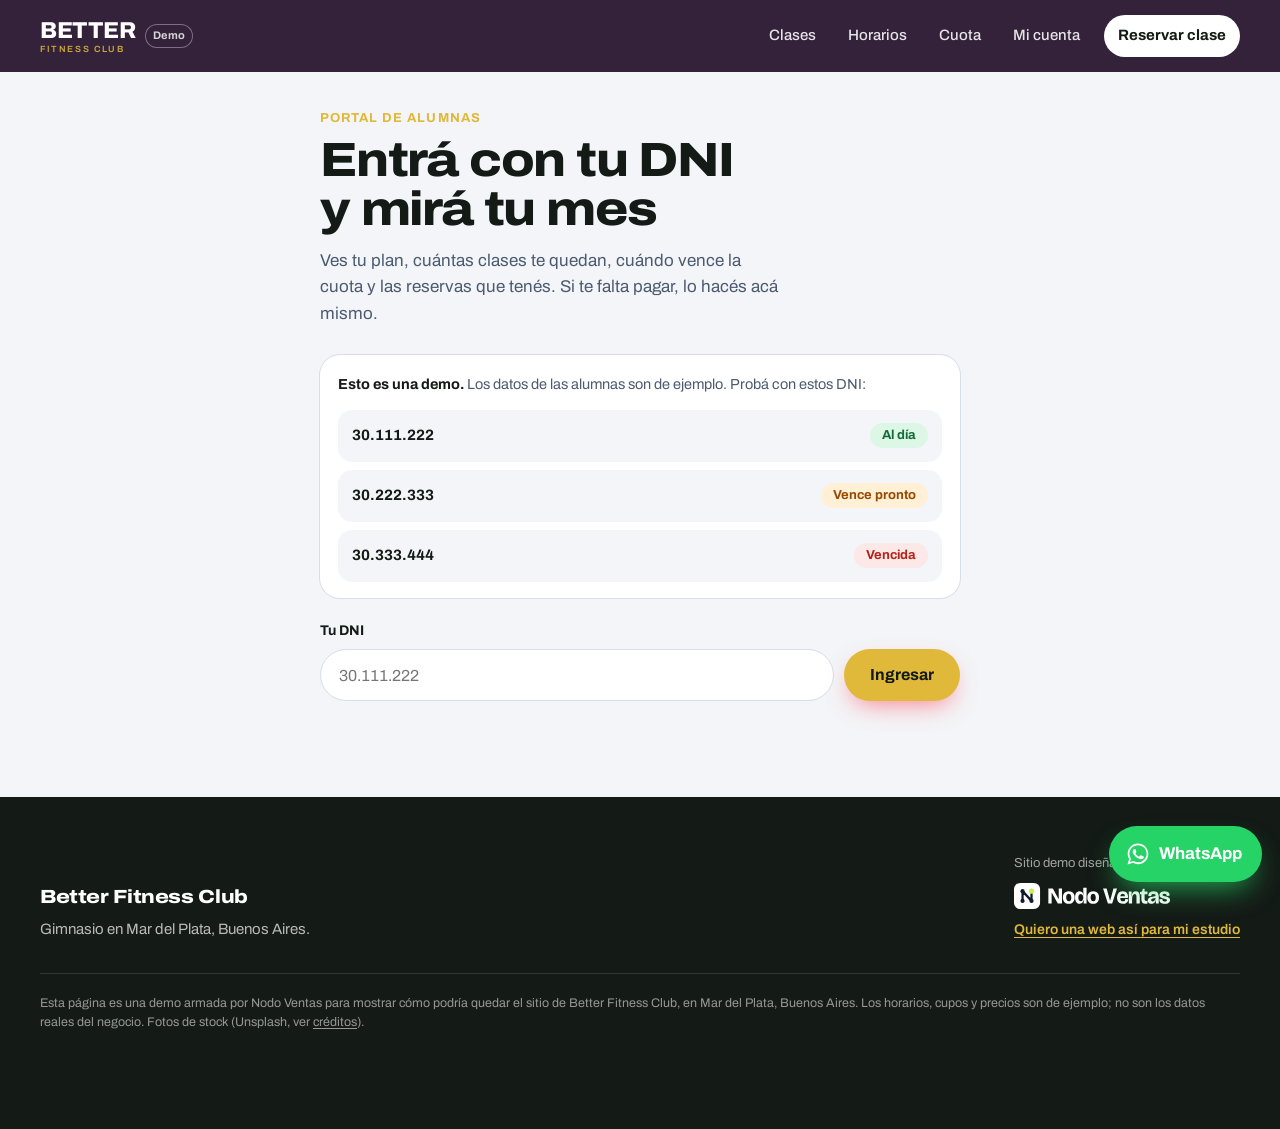
<file: mi-cuenta/index.html>
<!DOCTYPE html>
<html lang="es-AR">
<head>
  <meta charset="utf-8">
  <meta name="viewport" content="width=device-width, initial-scale=1, viewport-fit=cover">
  <title>Portal de alumnas · Better Fitness Club</title>
  <meta name="description" content="Entrá con tu DNI y mirá tu plan, cuántas clases te quedan, cuándo vence la cuota y tus reservas. Sitio demo creado por Nodo Ventas.">
  <meta name="robots" content="noindex, nofollow">
  <meta name="theme-color" content="#141A16">
  <link rel="icon" href="../favicon.svg" type="image/svg+xml">
  <link rel="preconnect" href="https://fonts.googleapis.com">
  <link rel="preconnect" href="https://fonts.gstatic.com" crossorigin>
  <link href="https://fonts.googleapis.com/css2?family=Archivo:wdth,wght@62..125,400..900&display=swap" rel="stylesheet">
  <link rel="stylesheet" href="../styles.css">
  <link rel="stylesheet" href="portal.css">
</head>
<body class="subpage">
  <a class="skip" href="#contenido">Saltar al contenido</a>

  <header class="site-header solid" id="top">
    <div class="wrap header-inner">
      <a class="brand" href="../" aria-label="Better Fitness Club, inicio">
        <span class="brand-wordmark better" aria-hidden="true"><span class="wm-name">Better</span><span class="wm-sub">Fitness Club</span></span>
      </a>
      <a class="demo-tag" href="../oferta/" title="Sitio demo hecho por Nodo Ventas">Demo</a>
      <button class="menu-btn" type="button" aria-expanded="false" aria-controls="nav" aria-label="Abrir menú"><span></span><span></span></button>
      <nav class="nav" id="nav">
        <a href="../#clases">Clases</a>
        <a href="../#horarios">Horarios</a>
        <a href="../#cuota">Cuota</a>
        <a href="./" aria-current="page">Mi cuenta</a>
        <a class="nav-cta" href="../#horarios">Reservar clase</a>
      </nav>
    </div>
  </header>

  <main id="contenido" class="portal">
    <div class="wrap portal-wrap">
      <p class="portal-kicker">Portal de alumnas</p>
      <h1>Entrá con tu DNI y mirá tu mes</h1>
      <p class="portal-lead">Ves tu plan, cuántas clases te quedan, cuándo vence la cuota y las reservas que tenés. Si te falta pagar, lo hacés acá mismo.</p>

      <aside class="demo-banner" aria-label="Datos de la demo">
        <p><strong>Esto es una demo.</strong> Los datos de las alumnas son de ejemplo. Probá con estos DNI:</p>
        <div class="dni-hints">
          <button type="button" class="hint" data-dni="30111222">30.111.222 <span class="badge badge-ok">Al día</span></button>
          <button type="button" class="hint" data-dni="30222333">30.222.333 <span class="badge badge-pend">Vence pronto</span></button>
          <button type="button" class="hint" data-dni="30333444">30.333.444 <span class="badge badge-late">Vencida</span></button>
        </div>
      </aside>

      <form id="login-form" class="dni-form">
        <label for="dni">Tu DNI</label>
        <div class="dni-row">
          <input id="dni" name="dni" inputmode="numeric" autocomplete="off" required placeholder="30.111.222" aria-describedby="dni-error">
          <button class="btn btn-coral" type="submit">Ingresar</button>
        </div>
        <p class="form-error" id="dni-error" hidden>No encontramos ese DNI. En la demo usá uno de los tres de arriba.</p>
      </form>

      <section id="account-panel" class="account portal-account" hidden aria-live="polite"></section>
    </div>
  </main>

  <footer class="site-footer">
    <div class="wrap footer-grid">
      <div class="footer-brand">
        <span class="brand-name">Better Fitness Club</span>
        <p>Gimnasio en Mar del Plata, Buenos Aires.</p>
      </div>
      <div class="made-by">
        <span>Sitio demo diseñado por</span>
        <a href="../oferta/" aria-label="Nodo Ventas, ver la oferta"><img src="../img/nodo/nodo-ventas-logo-blanco.svg" alt="Nodo Ventas" width="150" height="25"></a>
        <a class="made-link" href="../oferta/">Quiero una web así para mi estudio</a>
      </div>
    </div>
    <p class="wrap legal">Esta página es una demo armada por Nodo Ventas para mostrar cómo podría quedar el sitio de Better Fitness Club, en Mar del Plata, Buenos Aires. Los horarios, cupos y precios son de ejemplo; no son los datos reales del negocio. Fotos de stock (Unsplash, ver <a href="../CREDITS.md">créditos</a>).</p>
  </footer>

  <a class="wa-float" href="https://wa.me/5491100000000?text=Hola%21%20Quiero%20reservar%20una%20clase%20de%20prueba" target="_blank" rel="noopener" aria-label="Escribir por WhatsApp">
    <svg viewBox="0 0 32 32" aria-hidden="true"><path fill="currentColor" d="M16 3C9 3 3.3 8.6 3.3 15.6c0 2.4.7 4.7 1.9 6.7L3 29l6.9-2.1c1.9 1 4 1.6 6.1 1.6 7 0 12.7-5.6 12.7-12.6S23 3 16 3zm0 23.2c-1.9 0-3.8-.5-5.4-1.5l-.4-.2-4.1 1.2 1.2-4-.3-.4a10.4 10.4 0 0 1-1.6-5.6C5.4 9.9 10.1 5.3 16 5.3s10.6 4.6 10.6 10.3S21.9 26.2 16 26.2zm5.8-7.7c-.3-.2-1.9-.9-2.2-1-.3-.1-.5-.2-.7.2-.2.3-.8 1-1 1.2-.2.2-.4.2-.7.1-.3-.2-1.3-.5-2.5-1.6-.9-.8-1.6-1.8-1.7-2.1-.2-.3 0-.5.1-.6l.5-.6c.2-.2.2-.3.3-.6.1-.2 0-.4 0-.6l-1-2.4c-.3-.6-.5-.5-.7-.5h-.6c-.2 0-.6.1-.9.4-.3.3-1.2 1.1-1.2 2.7s1.2 3.2 1.4 3.4c.2.2 2.4 3.6 5.8 5 2.9 1.1 3.4.9 4 .8.6-.1 1.9-.8 2.2-1.5.3-.8.3-1.4.2-1.5-.1-.2-.3-.3-.6-.4z"/></svg>
    <span>WhatsApp</span>
  </a>

  <div class="modal" id="modal-pago" hidden>
    <div class="sheet" role="dialog" aria-modal="true" aria-labelledby="pago-titulo">
      <button class="sheet-x" type="button" data-close aria-label="Cerrar">×</button>
      <div id="pago-form">
        <h2 id="pago-titulo">Cuota de noviembre</h2>
        <p class="pay-amount">$18.000</p>
        <p class="class-resume" id="pago-resumen">Plan 8 clases · Better Fitness Club</p>
        <fieldset class="pay-methods">
          <legend>Medio de pago</legend>
          <label><input type="radio" name="pm" checked> Dinero en cuenta de Mercado Pago</label>
          <label><input type="radio" name="pm"> Tarjeta de débito o crédito</label>
        </fieldset>
        <button class="btn btn-mp btn-block" type="button" id="btn-pagar">Pagar $18.000</button>
        <p class="fine-print">Simulación de demo: no se abre un checkout real ni se cobra nada.</p>
      </div>
      <div id="pago-ok" hidden>
        <div class="ok-head">
          <span class="ok-check" aria-hidden="true"><svg viewBox="0 0 24 24"><path d="M5 12.5l4.2 4.2L19 7" fill="none" stroke="currentColor" stroke-width="2.6" stroke-linecap="round" stroke-linejoin="round"/></svg></span>
          <div><h2>Pago aprobado</h2><p class="class-resume">La cuota quedó acreditada en tu cuenta.</p></div>
        </div>
        <button class="btn btn-ink btn-block" type="button" data-close>Volver</button>
      </div>
    </div>
  </div>

  <script src="portal.js"></script>
</body>
</html>
</file>
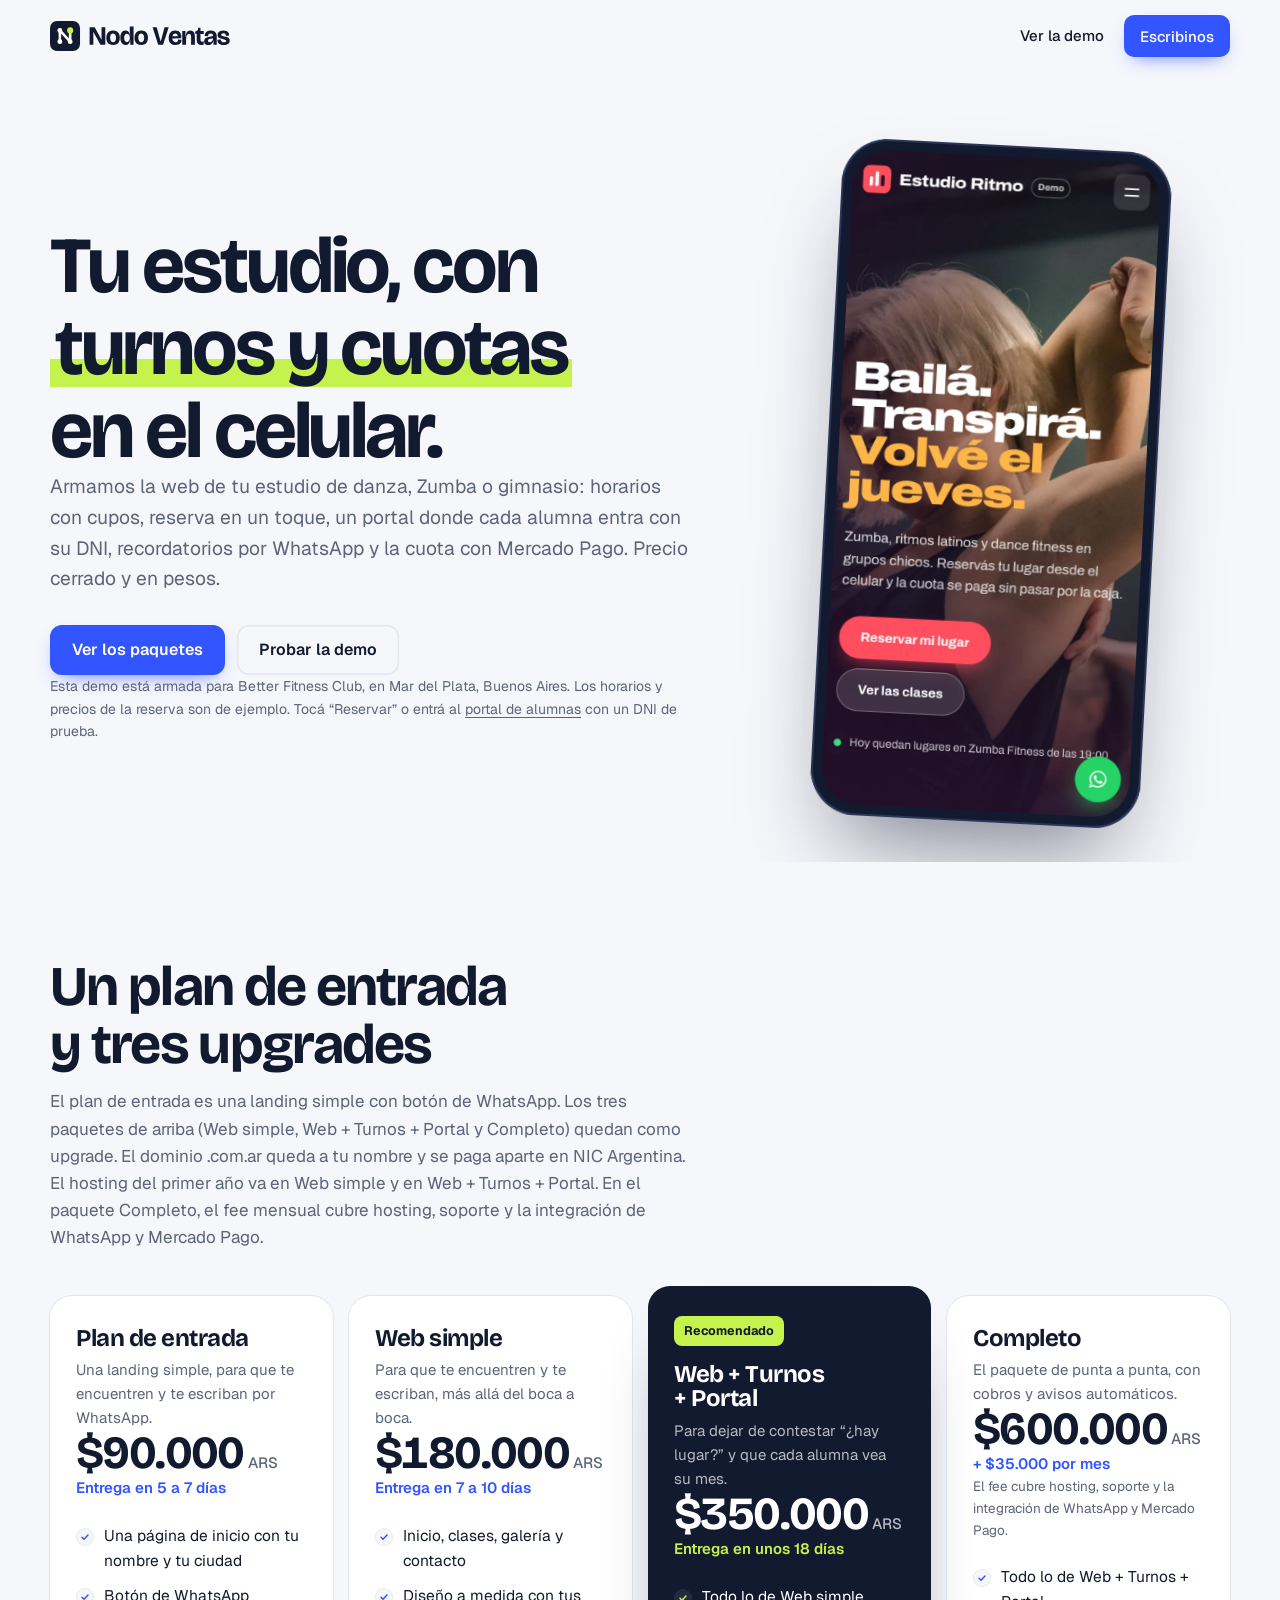
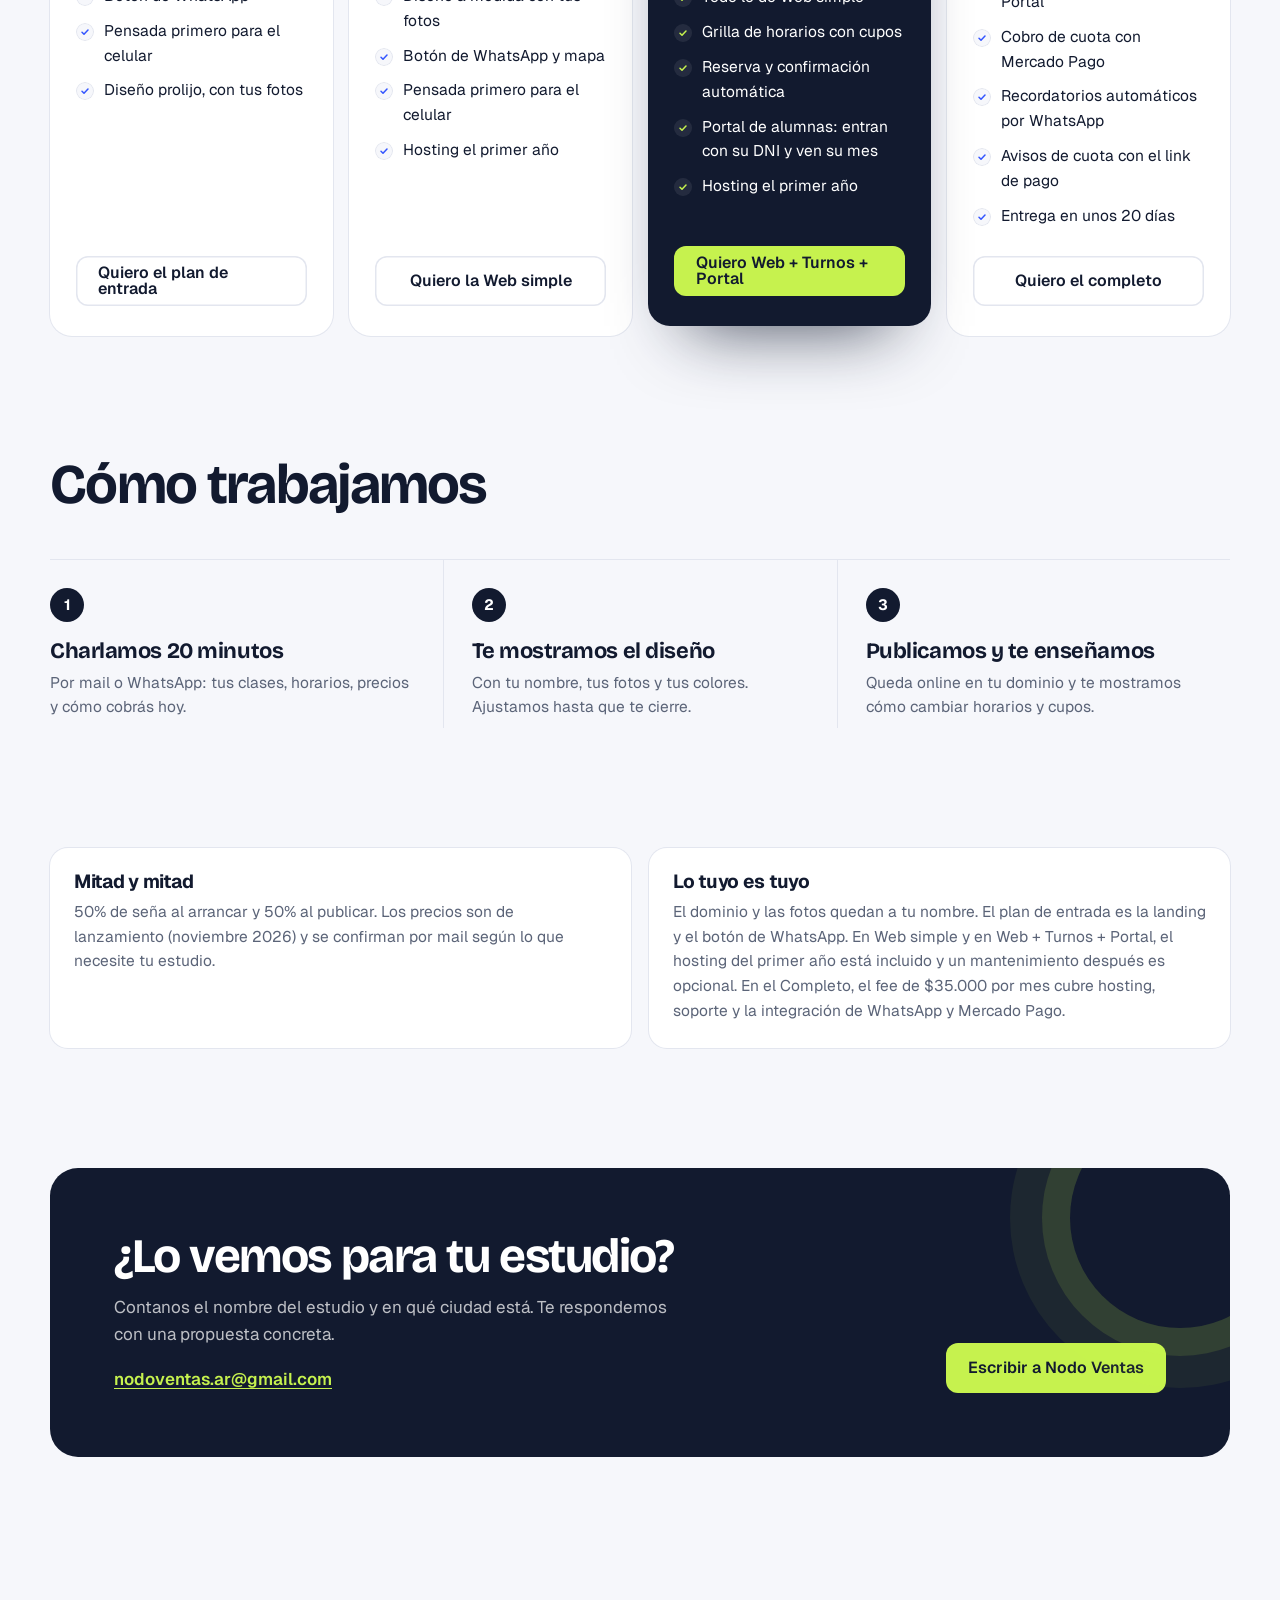
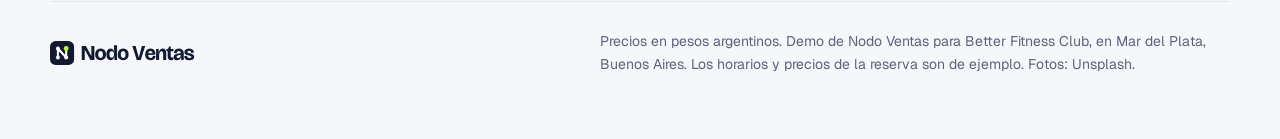
<file: oferta/index.html>
<!DOCTYPE html>
<html lang="es-AR">
<head>
  <meta charset="utf-8">
  <meta name="viewport" content="width=device-width, initial-scale=1">
  <title>Webs con turnos y cobros para estudios · Nodo Ventas</title>
  <meta name="description" content="Nodo Ventas arma webs para estudios de danza, Zumba, yoga, pilates, academias y centros de belleza: landing de entrada, horarios, reserva, portal de alumnas, recordatorios por WhatsApp y cuota con Mercado Pago.">
  <meta name="robots" content="noindex, nofollow">
  <meta name="theme-color" content="#F6F7FB">
  <link rel="icon" href="../img/nodo/favicon.svg" type="image/svg+xml">
  <link rel="preconnect" href="https://fonts.googleapis.com">
  <link rel="preconnect" href="https://fonts.gstatic.com" crossorigin>
  <link href="https://fonts.googleapis.com/css2?family=Bricolage+Grotesque:opsz,wght@12..96,600..800&family=Geist:wght@400..700&display=swap" rel="stylesheet">
  <link rel="stylesheet" href="../nodo.css">
</head>
<body class="nv">
  <header class="nv-header">
    <div class="nv-wrap">
      <a class="nv-logo" href="./"><img src="../img/nodo/nodo-ventas-logo.svg" alt="Nodo Ventas" width="182" height="30"></a>
      <nav class="nv-nav">
        <a class="nv-hide-sm" href="../">Ver la demo</a>
        <a class="nv-btn nv-btn-primary" href="mailto:nodoventas.ar@gmail.com?subject=Quiero%20una%20web%20para%20mi%20estudio">Escribinos</a>
      </nav>
    </div>
  </header>

  <main>
    <section class="nv-hero">
      <div class="nv-wrap">
        <div>
          <h1>Tu estudio, con <span class="nv-mark">turnos y cuotas</span> en el celular.</h1>
          <p class="nv-lead">Armamos la web de tu estudio de danza, Zumba o gimnasio: horarios con cupos, reserva en un toque, un portal donde cada alumna entra con su DNI, recordatorios por WhatsApp y la cuota con Mercado Pago. Precio cerrado y en pesos.</p>
          <div class="nv-cta-row">
            <a class="nv-btn nv-btn-primary" href="#paquetes">Ver los paquetes</a>
            <a class="nv-btn nv-btn-line" href="../">Probar la demo</a>
          </div>
          <p class="nv-note">Esta demo está armada para Better Fitness Club, en Mar del Plata, Buenos Aires. Los horarios y precios de la reserva son de ejemplo. Tocá “Reservar” o entrá al <a href="../mi-cuenta/">portal de alumnas</a> con un DNI de prueba.</p>
        </div>
        <div class="nv-device"><img src="../img/nodo/demo-movil.webp" alt="La demo de Better Fitness Club en un celular" width="390" height="800"></div>
      </div>
    </section>

    <section class="nv-section" id="paquetes">
      <div class="nv-wrap">
        <div class="nv-head">
          <h2>Un plan de entrada y tres upgrades</h2>
          <p>El plan de entrada es una landing simple con botón de WhatsApp. Los tres paquetes de arriba (Web simple, Web + Turnos + Portal y Completo) quedan como upgrade. El dominio .com.ar queda a tu nombre y se paga aparte en NIC Argentina. El hosting del primer año va en Web simple y en Web + Turnos + Portal. En el paquete Completo, el fee mensual cubre hosting, soporte y la integración de WhatsApp y Mercado Pago.</p>
        </div>
        <div class="nv-plans">
          <article class="nv-plan">
            <h3>Plan de entrada</h3>
            <p class="nv-for">Una landing simple, para que te encuentren y te escriban por WhatsApp.</p>
            <p class="nv-price">$90.000<small>ARS</small></p>
            <p class="nv-fee">Entrega en 5 a 7 días</p>
            <ul>
              <li>Una página de inicio con tu nombre y tu ciudad</li>
              <li>Botón de WhatsApp</li>
              <li>Pensada primero para el celular</li>
              <li>Diseño prolijo, con tus fotos</li>
            </ul>
            <a class="nv-btn nv-btn-line" href="mailto:nodoventas.ar@gmail.com?subject=Plan%20de%20entrada">Quiero el plan de entrada</a>
          </article>
          <article class="nv-plan">
            <h3>Web simple</h3>
            <p class="nv-for">Para que te encuentren y te escriban, más allá del boca a boca.</p>
            <p class="nv-price">$180.000<small>ARS</small></p>
            <p class="nv-fee">Entrega en 7 a 10 días</p>
            <ul>
              <li>Inicio, clases, galería y contacto</li>
              <li>Diseño a medida con tus fotos</li>
              <li>Botón de WhatsApp y mapa</li>
              <li>Pensada primero para el celular</li>
              <li>Hosting el primer año</li>
            </ul>
            <a class="nv-btn nv-btn-line" href="mailto:nodoventas.ar@gmail.com?subject=Paquete%20Web%20simple">Quiero la Web simple</a>
          </article>
          <article class="nv-plan nv-featured">
            <span class="nv-flag">Recomendado</span>
            <h3>Web + Turnos + Portal</h3>
            <p class="nv-for">Para dejar de contestar “¿hay lugar?” y que cada alumna vea su mes.</p>
            <p class="nv-price">$350.000<small>ARS</small></p>
            <p class="nv-fee">Entrega en unos 18 días</p>
            <ul>
              <li>Todo lo de Web simple</li>
              <li>Grilla de horarios con cupos</li>
              <li>Reserva y confirmación automática</li>
              <li>Portal de alumnas: entran con su DNI y ven su mes</li>
              <li>Hosting el primer año</li>
            </ul>
            <a class="nv-btn nv-btn-lime" href="mailto:nodoventas.ar@gmail.com?subject=Paquete%20Web%20%2B%20Turnos%20%2B%20Portal">Quiero Web + Turnos + Portal</a>
          </article>
          <article class="nv-plan">
            <h3>Completo</h3>
            <p class="nv-for">El paquete de punta a punta, con cobros y avisos automáticos.</p>
            <p class="nv-price">$600.000<small>ARS</small></p>
            <p class="nv-fee">+ $35.000 por mes</p>
            <p class="nv-fee-note">El fee cubre hosting, soporte y la integración de WhatsApp y Mercado Pago.</p>
            <ul>
              <li>Todo lo de Web + Turnos + Portal</li>
              <li>Cobro de cuota con Mercado Pago</li>
              <li>Recordatorios automáticos por WhatsApp</li>
              <li>Avisos de cuota con el link de pago</li>
              <li>Entrega en unos 20 días</li>
            </ul>
            <a class="nv-btn nv-btn-line" href="mailto:nodoventas.ar@gmail.com?subject=Paquete%20Completo">Quiero el completo</a>
          </article>
        </div>
      </div>
    </section>

    <section class="nv-section" style="padding-top:24px">
      <div class="nv-wrap">
        <div class="nv-head"><h2>Cómo trabajamos</h2></div>
        <div class="nv-steps">
          <div class="nv-step"><h3>Charlamos 20 minutos</h3><p>Por mail o WhatsApp: tus clases, horarios, precios y cómo cobrás hoy.</p></div>
          <div class="nv-step"><h3>Te mostramos el diseño</h3><p>Con tu nombre, tus fotos y tus colores. Ajustamos hasta que te cierre.</p></div>
          <div class="nv-step"><h3>Publicamos y te enseñamos</h3><p>Queda online en tu dominio y te mostramos cómo cambiar horarios y cupos.</p></div>
        </div>
      </div>
    </section>

    <section class="nv-section" style="padding-top:24px">
      <div class="nv-wrap nv-terms">
        <div class="nv-term"><h3>Mitad y mitad</h3><p>50% de seña al arrancar y 50% al publicar. Los precios son de lanzamiento (noviembre 2026) y se confirman por mail según lo que necesite tu estudio.</p></div>
        <div class="nv-term"><h3>Lo tuyo es tuyo</h3><p>El dominio y las fotos quedan a tu nombre. El plan de entrada es la landing y el botón de WhatsApp. En Web simple y en Web + Turnos + Portal, el hosting del primer año está incluido y un mantenimiento después es opcional. En el Completo, el fee de $35.000 por mes cubre hosting, soporte y la integración de WhatsApp y Mercado Pago.</p></div>
      </div>
    </section>

    <section class="nv-section" style="padding-top:24px">
      <div class="nv-wrap">
        <div class="nv-cta">
          <div>
            <h2>¿Lo vemos para tu estudio?</h2>
            <p>Contanos el nombre del estudio y en qué ciudad está. Te respondemos con una propuesta concreta.</p>
            <a class="nv-mail" href="mailto:nodoventas.ar@gmail.com">nodoventas.ar@gmail.com</a>
          </div>
          <a class="nv-btn nv-btn-lime" href="mailto:nodoventas.ar@gmail.com?subject=Quiero%20una%20web%20para%20mi%20estudio">Escribir a Nodo Ventas</a>
        </div>
      </div>
    </section>
  </main>

  <footer class="nv-footer">
    <div class="nv-wrap">
      <img src="../img/nodo/nodo-ventas-logo.svg" alt="Nodo Ventas" width="146" height="24">
      <p class="nv-disclaimer">Precios en pesos argentinos. Demo de Nodo Ventas para Better Fitness Club, en Mar del Plata, Buenos Aires. Los horarios y precios de la reserva son de ejemplo. Fotos: Unsplash.</p>
    </div>
  </footer>
  <script>
    const h = document.querySelector(".nv-header");
    addEventListener("scroll", () => h.classList.toggle("scrolled", scrollY > 8), { passive: true });
  </script>
</body>
</html>
</file>
<file: styles.css>
:root {
  --plum: #141A16;
  --plum-2: #1E2620;
  --coral: #E0B83A;
  --coral-ink: #C9A228;
  --amber: #E0B83A;
  --paper: #FFFFFF;
  --mist: #F3F5F8;
  --ink: #141A16;
  --ink-soft: #4C5A70;
  --line: #D7DEE8;
  --mp: #009EE3;
  --wa: #25D366;
  --font: "Archivo", "Helvetica Neue", Arial, sans-serif;
  --max: 1200px;
  --ease: cubic-bezier(.16, 1, .3, 1);
}
*, *::before, *::after { box-sizing: border-box; }
html { scroll-behavior: smooth; -webkit-text-size-adjust: 100%; }
@media (prefers-reduced-motion: reduce) { html { scroll-behavior: auto; } *, *::before, *::after { animation: none !important; transition: none !important; } }
body { margin: 0; background: var(--paper); color: var(--ink); font-family: var(--font); font-size: 17px; line-height: 1.55; -webkit-font-smoothing: antialiased; font-variation-settings: "wdth" 100; }
::selection { background: var(--coral); color: #fff; }
img { max-width: 100%; display: block; }
a { color: inherit; text-underline-offset: .18em; }
button, input { font: inherit; color: inherit; }
button { cursor: pointer; }
:focus-visible { outline: 3px solid var(--amber); outline-offset: 3px; border-radius: 6px; }
h1, h2, h3 { margin: 0; line-height: 1.02; letter-spacing: -0.025em; font-weight: 800; font-stretch: 112%; font-variation-settings: "wdth" 112; text-wrap: balance; }
p { margin: 0; }
.wrap { width: min(var(--max), calc(100% - 40px)); margin-inline: auto; }
.skip { position: absolute; left: 12px; top: -48px; z-index: 100; background: var(--amber); color: var(--ink); padding: 8px 12px; border-radius: 8px; }
.skip:focus { top: 12px; }

/* header */
.site-header { position: fixed; inset: 0 0 auto; z-index: 40; color: #fff; transition: background .4s var(--ease), box-shadow .4s var(--ease); }
.site-header.solid { background: rgba(36, 16, 43, .92); backdrop-filter: saturate(1.4) blur(14px); box-shadow: 0 1px 0 rgba(255,255,255,.08); }
.header-inner { display: flex; align-items: center; justify-content: space-between; min-height: 72px; gap: 16px; }
.brand { display: inline-flex; align-items: center; gap: 10px; text-decoration: none; }
.brand-mark { width: 34px; height: 34px; }
.brand-name { font-weight: 800; font-size: 19px; letter-spacing: -0.02em; font-variation-settings: "wdth" 118; }
.nav { display: flex; align-items: center; gap: 4px; }
.nav a { text-decoration: none; font-size: 15px; font-weight: 500; padding: 9px 14px; border-radius: 999px; opacity: .88; transition: background .2s, opacity .2s; }
.nav a:hover { opacity: 1; background: rgba(255,255,255,.1); }
.nav .nav-cta { background: #fff; color: var(--plum); font-weight: 700; opacity: 1; margin-left: 6px; }
.nav .nav-cta:hover { background: var(--amber); }
.menu-btn { display: none; width: 44px; height: 44px; border: 0; border-radius: 12px; background: rgba(255,255,255,.12); position: relative; }
.menu-btn span { position: absolute; left: 13px; right: 13px; height: 2px; background: #fff; border-radius: 2px; transition: transform .3s var(--ease); }
.menu-btn span:first-child { top: 17px; } .menu-btn span:last-child { top: 25px; }
.menu-btn[aria-expanded="true"] span:first-child { transform: translateY(4px) rotate(45deg); }
.menu-btn[aria-expanded="true"] span:last-child { transform: translateY(-4px) rotate(-45deg); }
@media (max-width: 860px) {
  .menu-btn { display: block; }
  .nav { position: absolute; top: 72px; left: 12px; right: 12px; flex-direction: column; align-items: stretch; padding: 10px; border-radius: 18px; background: var(--plum); box-shadow: 0 24px 48px rgba(0,0,0,.35); opacity: 0; transform: translateY(-8px); pointer-events: none; transition: opacity .25s var(--ease), transform .25s var(--ease); }
  .nav.open { opacity: 1; transform: none; pointer-events: auto; }
  .nav a { padding: 14px 16px; font-size: 17px; }
  .nav .nav-cta { margin: 6px 0 0; text-align: center; }
}

/* buttons */
.btn { display: inline-flex; align-items: center; justify-content: center; gap: 8px; min-height: 52px; padding: 0 26px; border-radius: 999px; border: 0; font-weight: 700; font-size: 16px; text-decoration: none; transition: transform .2s var(--ease), background .2s, box-shadow .2s; }
.btn:active { transform: scale(.97); }
.btn-coral { background: var(--coral); color: #fff; box-shadow: 0 10px 24px -8px rgba(255,77,94,.7); }
.btn-coral:hover { background: var(--coral-ink); }
.btn-glass { background: rgba(255,255,255,.14); color: #fff; backdrop-filter: blur(8px); box-shadow: inset 0 0 0 1px rgba(255,255,255,.35); }
.btn-glass:hover { background: rgba(255,255,255,.24); }
.btn-ink { background: var(--plum); color: #fff; }
.btn-ink:hover { background: var(--plum-2); }
.btn-mp { background: var(--mp); color: #fff; }
.btn-mp:hover { background: #0088c4; }
.btn-ghost { background: transparent; box-shadow: inset 0 0 0 1.5px var(--line); color: var(--ink); }
.btn-block { width: 100%; }
.btn[disabled] { opacity: .45; cursor: not-allowed; box-shadow: none; }

/* hero */
.hero { position: relative; min-height: 100svh; display: flex; align-items: flex-end; color: #fff; overflow: hidden; background: var(--plum); }
.hero-img { position: absolute; inset: 0; width: 100%; height: 100%; object-fit: cover; object-position: 62% 30%; transform: scale(1.06); animation: settle 1.8s var(--ease) forwards; }
.hero-shade { position: absolute; inset: 0; background: linear-gradient(180deg, rgba(16, 32, 51,.55) 0%, rgba(16, 32, 51,0) 28%, rgba(16, 32, 51,.2) 50%, rgba(16, 32, 51,.94) 100%), linear-gradient(90deg, rgba(16, 32, 51,.7) 0%, rgba(16, 32, 51,0) 65%); }
.hero-inner { position: relative; padding: 96px 0 64px; display: grid; grid-template-columns: 1.15fr minmax(260px, 360px); gap: 40px; align-items: end; width: 100%; }
.hero-video { width: min(100%, 360px); aspect-ratio: 9 / 16; justify-self: end; border-radius: 22px; overflow: hidden; background: #000; box-shadow: 0 28px 60px -18px rgba(0,0,0,.7), 0 0 0 1px rgba(255,255,255,.14); }
.hero-video video { width: 100%; height: 100%; display: block; object-fit: contain; background: #000; }
.hero-copy { min-width: 0; }
.hero-title { font-size: clamp(50px, 9vw, 124px); line-height: .9; letter-spacing: -0.035em; font-weight: 900; font-variation-settings: "wdth" 125; max-width: 11ch; }
.hero-title span { display: inline-block; opacity: 0; transform: translateY(.35em); animation: rise .9s var(--ease) forwards; }
.hero-title span:nth-child(2) { animation-delay: .12s; }
.hero-title span:nth-child(3) { animation-delay: .24s; color: var(--amber); }
.hero-lead { max-width: 46ch; margin-top: 26px; font-size: clamp(17px, 1.6vw, 20px); color: rgba(255,255,255,.86); }
.hero-actions { display: flex; flex-wrap: wrap; gap: 12px; margin-top: 30px; }
.hero-meta { display: flex; align-items: center; gap: 10px; margin-top: 28px; font-size: 14px; color: rgba(255,255,255,.75); }
.live-dot { width: 9px; height: 9px; border-radius: 50%; background: #3BE07A; box-shadow: 0 0 0 0 rgba(59,224,122,.6); animation: pulse 2s infinite; }
@keyframes settle { to { transform: scale(1); } }
@keyframes rise { to { opacity: 1; transform: none; } }
@keyframes pulse { 70% { box-shadow: 0 0 0 10px rgba(59,224,122,0); } 100% { box-shadow: 0 0 0 0 rgba(59,224,122,0); } }

/* sections */
section { scroll-margin-top: 72px; }
.section-head { display: grid; grid-template-columns: 1.1fr 1fr; gap: 24px 64px; align-items: end; margin-bottom: 40px; }
.section-head h2 { font-size: clamp(36px, 5vw, 64px); }
.section-head p { color: var(--ink-soft); max-width: 48ch; }
@media (max-width: 860px) { .section-head { grid-template-columns: 1fr; margin-bottom: 28px; } }

.clases { padding: 104px 0 88px; }
.rail { display: grid; grid-auto-flow: column; grid-auto-columns: minmax(280px, 31%); gap: 18px; overflow-x: auto; scroll-snap-type: x mandatory; padding: 4px max(20px, calc((100% - var(--max)) / 2)) 24px; scroll-padding-inline: max(20px, calc((100% - var(--max)) / 2)); scrollbar-width: thin; scrollbar-color: var(--coral) var(--mist); }
.rail::-webkit-scrollbar { height: 6px; } .rail::-webkit-scrollbar-thumb { background: var(--coral); border-radius: 6px; } .rail::-webkit-scrollbar-track { background: var(--mist); }
@media (max-width: 860px) { .rail { grid-auto-columns: 78%; } }
.class-tile { position: relative; scroll-snap-align: start; border-radius: 22px; overflow: hidden; aspect-ratio: 4 / 5; background: var(--plum); color: #fff; isolation: isolate; }
.class-tile img { position: absolute; inset: 0; width: 100%; height: 100%; object-fit: cover; transition: transform .8s var(--ease); z-index: -1; }
.class-tile::after { content: ""; position: absolute; inset: 0; z-index: -1; background: linear-gradient(180deg, rgba(16, 32, 51,0) 40%, rgba(16, 32, 51,.92) 100%); }
.class-tile:hover img { transform: scale(1.05); }
.tile-copy { position: absolute; inset: auto 0 0; padding: 22px; }
.tile-copy h3 { font-size: 28px; }
.tile-copy p { margin-top: 6px; color: rgba(255,255,255,.85); font-size: 15px; }
.tile-meta { display: inline-block; margin-top: 12px; font-size: 13px; font-weight: 600; color: var(--amber); }

/* horarios */
.horarios { padding: 96px 0; background: var(--mist); }
.days { display: flex; gap: 8px; overflow-x: auto; padding-bottom: 6px; margin-bottom: 22px; scrollbar-width: none; }
.days::-webkit-scrollbar { display: none; }
.day { flex: 0 0 auto; min-width: 82px; padding: 12px 16px; border-radius: 16px; border: 0; background: #fff; color: var(--ink); text-align: left; box-shadow: inset 0 0 0 1px var(--line); transition: background .2s, color .2s; }
.day b { display: block; font-size: 17px; }
.day small { color: var(--ink-soft); font-size: 13px; }
.day[aria-selected="true"] { background: var(--plum); color: #fff; box-shadow: none; }
.day[aria-selected="true"] small { color: rgba(255,255,255,.7); }
.schedule { display: grid; gap: 12px; }
.slot { display: grid; grid-template-columns: 76px 96px 1fr auto; align-items: center; gap: 20px; padding: 14px 16px 14px 20px; border-radius: 20px; background: #fff; box-shadow: 0 1px 2px rgba(16, 32, 51,.06); animation: rise .5s var(--ease) both; opacity: 0; transform: translateY(8px); }
.slot:nth-child(2) { animation-delay: .05s; } .slot:nth-child(3) { animation-delay: .1s; }
.slot-time { font-size: 24px; font-weight: 800; font-variant-numeric: tabular-nums; letter-spacing: -0.02em; }
.slot-time small { display: block; font-size: 13px; font-weight: 500; color: var(--ink-soft); }
.slot img { width: 96px; height: 72px; object-fit: cover; border-radius: 12px; }
.slot h3 { font-size: 20px; letter-spacing: -0.015em; font-variation-settings: "wdth" 105; }
.slot-sub { color: var(--ink-soft); font-size: 14px; margin-top: 2px; }
.spots { display: flex; align-items: center; gap: 10px; margin-top: 8px; font-size: 13px; font-weight: 600; }
.bar { width: 110px; height: 6px; border-radius: 6px; background: var(--line); overflow: hidden; }
.bar i { display: block; height: 100%; background: var(--coral); border-radius: 6px; }
.spots.ok { color: #1F8A4C; } .spots.ok .bar i { background: #2EB866; }
.spots.warn { color: #C2410C; } .spots.warn .bar i { background: var(--amber); }
.spots.full { color: var(--ink-soft); }
.slot .btn { min-height: 46px; padding: 0 20px; font-size: 15px; }
@media (max-width: 720px) {
  .slot { grid-template-columns: 64px 1fr; grid-template-areas: "time info" "btn btn"; gap: 12px 14px; padding: 16px; }
  .slot img { display: none; }
  .slot-time { grid-area: time; font-size: 21px; }
  .slot-info { grid-area: info; }
  .slot .btn { grid-area: btn; width: 100%; }
}

/* cuota */
.cuota { padding: 112px 0; }
.cuota-grid { display: grid; grid-template-columns: 1fr minmax(320px, 440px); gap: 64px; align-items: center; }
.cuota-copy h2, .avisos-copy h2 { font-size: clamp(36px, 5vw, 60px); }
.cuota-copy > p, .avisos-copy > p { margin-top: 18px; color: var(--ink-soft); max-width: 46ch; }
.ticks { list-style: none; padding: 0; margin: 26px 0 0; display: grid; gap: 12px; }
.ticks li { display: flex; gap: 12px; align-items: flex-start; font-weight: 500; }
.ticks li::before { content: ""; flex: 0 0 22px; height: 22px; border-radius: 50%; background: var(--coral) url("data:image/svg+xml,%3Csvg xmlns='http://www.w3.org/2000/svg' viewBox='0 0 24 24'%3E%3Cpath d='M6 12.5l4 4L18 8' fill='none' stroke='white' stroke-width='3' stroke-linecap='round' stroke-linejoin='round'/%3E%3C/svg%3E") center/14px no-repeat; margin-top: 1px; }
.account { background: #fff; border-radius: 28px; padding: 26px; box-shadow: 0 30px 60px -24px rgba(16, 32, 51,.35), 0 0 0 1px var(--line); }
.account-head { display: flex; gap: 14px; align-items: center; padding-bottom: 18px; border-bottom: 1px solid var(--line); }
.account-head strong { display: block; font-size: 18px; } .account-head span { color: var(--ink-soft); font-size: 14px; }
.avatar { width: 48px; height: 48px; border-radius: 50%; display: grid; place-items: center; background: var(--amber); color: var(--plum); font-weight: 800; }
.fee-row { display: flex; justify-content: space-between; align-items: center; padding: 16px 0; border-bottom: 1px solid var(--line); }
.fee-row strong { display: block; } .fee-row span { color: var(--ink-soft); font-size: 14px; }
.badge { font-size: 13px; font-weight: 700; padding: 6px 12px; border-radius: 999px; }
.badge-ok { background: #DDF7E6; color: #136C38; }
.badge-pend { background: #FFF0D6; color: #9A4A00; }
.account .btn-mp { width: 100%; margin-top: 20px; }
.fine-print { font-size: 12.5px; color: var(--ink-soft); margin-top: 12px; }
@media (max-width: 860px) { .cuota-grid { grid-template-columns: 1fr; gap: 40px; } .cuota { padding: 80px 0; } }

/* avisos */
.avisos { padding: 112px 0; background: var(--plum); color: #fff; overflow: hidden; }
.avisos-grid { display: grid; grid-template-columns: minmax(300px, 380px) 1fr; gap: 80px; align-items: center; }
.avisos-copy > p { color: rgba(255,255,255,.78); }
.avisos-copy .btn { margin-top: 28px; background: #fff; color: var(--plum); }
.phone { border-radius: 40px; padding: 10px; background: #0E0711; box-shadow: 0 40px 80px -20px rgba(0,0,0,.6), 0 0 0 1px rgba(255,255,255,.08); transform: rotate(-2deg); }
.phone .wa-top { border-radius: 30px 30px 0 0; }
.phone .wa-body { border-radius: 0 0 30px 30px; min-height: 470px; }
@media (max-width: 860px) { .avisos-grid { grid-template-columns: 1fr; gap: 48px; } .phone { transform: none; max-width: 380px; } .avisos { padding: 80px 0; } }

/* whatsapp look */
.wa-top { display: flex; align-items: center; gap: 10px; padding: 12px 14px; background: #008069; color: #fff; }
.wa-back { font-size: 26px; line-height: 1; opacity: .9; }
.wa-ava { width: 36px; height: 36px; flex: 0 0 36px; } .wa-ava svg { width: 100%; height: 100%; }
.wa-name { display: flex; flex-direction: column; line-height: 1.2; } .wa-name b { font-size: 15px; } .wa-name small { font-size: 12px; opacity: .8; }
.wa-body { background: #EFEAE2; padding: 14px 12px 18px; display: flex; flex-direction: column; gap: 6px; color: #111B21; font-family: -apple-system, "Segoe UI", Roboto, Helvetica, Arial, sans-serif; font-size: 14.5px; line-height: 1.4; }
.wa-day { align-self: center; background: #fff; color: #54656F; font-size: 12px; padding: 4px 10px; border-radius: 8px; margin: 6px 0; box-shadow: 0 1px 1px rgba(0,0,0,.08); }
.bubble { max-width: 86%; padding: 7px 9px 6px; border-radius: 10px; box-shadow: 0 1px 1px rgba(0,0,0,.12); position: relative; }
.bubble.in { align-self: flex-start; background: #fff; border-top-left-radius: 2px; }
.bubble.out { align-self: flex-end; background: #D9FDD3; border-top-right-radius: 2px; }
.bubble time { display: block; text-align: right; font-size: 11px; color: #667781; margin-top: 2px; }
.ticks-blue { color: #53BDEB; letter-spacing: -3px; margin-left: 2px; }
.wa-link { color: #027EB5; text-decoration: underline; }

/* sala */
.sala { position: relative; min-height: 70vh; display: flex; align-items: flex-end; color: #fff; }
.sala img { position: absolute; inset: 0; width: 100%; height: 100%; object-fit: cover; }
.sala::before { content: ""; position: absolute; inset: 0; z-index: 1; background: linear-gradient(0deg, rgba(16, 32, 51,.85), rgba(16, 32, 51,0) 60%); }
.sala-copy { position: relative; z-index: 2; padding-bottom: 56px; }
.sala-copy h2 { font-size: clamp(30px, 4.4vw, 56px); max-width: 18ch; }

/* faq */
.faq { padding: 112px 0; }
.faq-grid { display: grid; grid-template-columns: 1fr 1.3fr; gap: 64px; }
.faq h2 { font-size: clamp(34px, 4.5vw, 56px); }
details { border-bottom: 1px solid var(--line); padding: 20px 0; }
summary { cursor: pointer; font-weight: 700; font-size: 19px; list-style: none; display: flex; justify-content: space-between; gap: 16px; }
summary::-webkit-details-marker { display: none; }
summary::after { content: "+"; font-weight: 400; font-size: 26px; line-height: 1; color: var(--coral); transition: transform .3s var(--ease); }
details[open] summary::after { transform: rotate(45deg); }
details p { margin-top: 10px; color: var(--ink-soft); max-width: 60ch; }
@media (max-width: 860px) { .faq-grid { grid-template-columns: 1fr; gap: 24px; } .faq { padding: 80px 0; } }

/* footer */
.site-footer { background: var(--plum); color: #fff; padding: 56px 0 96px; }
.footer-grid { display: flex; flex-wrap: wrap; justify-content: space-between; gap: 32px; align-items: flex-end; padding-bottom: 32px; border-bottom: 1px solid rgba(255,255,255,.12); }
.footer-brand p { color: rgba(255,255,255,.7); margin-top: 6px; font-size: 15px; }
.made-by { display: grid; gap: 10px; justify-items: start; }
.made-by > span { font-size: 13px; color: rgba(255,255,255,.6); }
.made-by img { height: 26px; width: auto; }
.made-link { font-size: 14px; font-weight: 600; color: var(--amber); }
.legal { font-size: 12.5px; color: rgba(255,255,255,.55); margin-top: 20px; }

/* floating */
.wa-float { position: fixed; right: 18px; bottom: 18px; z-index: 50; display: inline-flex; align-items: center; gap: 8px; height: 56px; padding: 0 20px 0 16px; border-radius: 999px; background: var(--wa); color: #fff; font-weight: 700; text-decoration: none; box-shadow: 0 14px 30px -10px rgba(37,211,102,.8); transition: transform .2s var(--ease); }
.wa-float:hover { transform: translateY(-2px); }
.wa-float svg { width: 26px; height: 26px; }
.demo-chip { position: fixed; left: 14px; bottom: 18px; z-index: 50; font-size: 12px; font-weight: 600; text-decoration: none; padding: 7px 12px; border-radius: 999px; background: rgba(16, 32, 51,.78); color: rgba(255,255,255,.9); backdrop-filter: blur(8px); box-shadow: inset 0 0 0 1px rgba(255,255,255,.18); }
@media (max-width: 520px) { .wa-float span { display: none; } .wa-float { padding: 0; width: 56px; justify-content: center; } }

/* modal */
.modal { position: fixed; inset: 0; z-index: 80; display: grid; place-items: end center; background: rgba(20,8,24,.55); backdrop-filter: blur(4px); padding: 0; }
@media (min-width: 640px) { .modal { place-items: center; padding: 24px; } }
.modal[hidden] { display: none; }
.sheet { position: relative; width: min(460px, 100%); max-height: 92svh; overflow: auto; background: #fff; color: var(--ink); border-radius: 26px 26px 0 0; padding: 30px 24px 26px; animation: sheet .45s var(--ease); }
@media (min-width: 640px) { .sheet { border-radius: 26px; } }
@keyframes sheet { from { transform: translateY(40px); opacity: 0; } }
.sheet h2 { font-size: 28px; }
.sheet-x { position: absolute; right: 14px; top: 14px; width: 38px; height: 38px; border-radius: 50%; border: 0; background: var(--mist); font-size: 22px; line-height: 1; }
.class-resume { color: var(--ink-soft); margin-top: 6px; }
.sheet label { display: block; font-weight: 600; font-size: 14px; margin: 18px 0 6px; }
.sheet input:not([type="radio"]) { width: 100%; height: 52px; border-radius: 14px; border: 1.5px solid var(--line); padding: 0 16px; font-size: 16px; background: #fff; }
.sheet input:focus { outline: none; border-color: var(--coral); box-shadow: 0 0 0 4px rgba(255,77,94,.15); }
.sheet .btn-block { margin-top: 22px; }
.ok-head { display: flex; gap: 14px; align-items: center; }
.ok-check { width: 52px; height: 52px; flex: 0 0 52px; border-radius: 50%; background: #2EB866; color: #fff; display: grid; place-items: center; animation: pop .5s var(--ease); }
.ok-check svg { width: 28px; height: 28px; }
@keyframes pop { from { transform: scale(.4); opacity: 0; } }
.wa-label { margin: 22px 0 8px; font-size: 13px; font-weight: 600; color: var(--ink-soft); }
.wa-mini { border-radius: 18px; overflow: hidden; box-shadow: 0 0 0 1px var(--line); }
.wa-mini .wa-body { min-height: 0; }
.wa-mini .bubble { animation: rise .5s .25s var(--ease) both; opacity: 0; transform: translateY(8px); }
.pay-amount { font-size: 44px; font-weight: 800; letter-spacing: -0.03em; margin-top: 10px; font-variant-numeric: tabular-nums; }
.pay-methods { border: 0; padding: 0; margin: 18px 0 0; display: grid; gap: 8px; }
.pay-methods legend { font-weight: 600; font-size: 14px; margin-bottom: 8px; }
.pay-methods label { margin: 0; display: flex; gap: 10px; align-items: center; padding: 14px; border-radius: 14px; box-shadow: inset 0 0 0 1.5px var(--line); font-weight: 500; }
.pay-methods label:has(input:checked) { box-shadow: inset 0 0 0 2px var(--mp); }
.pay-methods input { accent-color: var(--mp); }
.btn.loading { pointer-events: none; opacity: .8; }
.btn.loading::after { content: ""; width: 16px; height: 16px; border-radius: 50%; border: 2px solid rgba(255,255,255,.5); border-top-color: #fff; animation: spin .7s linear infinite; }
@keyframes spin { to { transform: rotate(360deg); } }

.demo-tag { margin-right: auto; margin-left: -6px; font-size: 11px; font-weight: 700; letter-spacing: .02em; text-decoration: none; padding: 3px 8px; border-radius: 999px; color: rgba(255,255,255,.8); box-shadow: inset 0 0 0 1px rgba(255,255,255,.35); }
.demo-tag:hover { color: #fff; box-shadow: inset 0 0 0 1px #fff; }
@media (max-width: 900px) {
  .hero { min-height: 0; align-items: stretch; overflow: hidden; }
  .hero-inner { grid-template-columns: 1fr; justify-items: center; padding: 88px 0 48px; gap: 28px; }
  .hero-video { width: min(100%, calc(68svh * 9 / 16), 380px); justify-self: center; }
  .hero-copy { width: 100%; }
}
@media (max-width: 600px) { .hero-img { object-position: 58% 18%; } }

.hero-inner.no-video { grid-template-columns: minmax(0, 34rem); }
@media (max-width: 860px) { .hero-inner.no-video { grid-template-columns: 1fr; } }

.brand-logo { display: block; height: 44px; width: auto; max-width: 200px; object-fit: contain; }
.brand-logo.round { height: 48px; width: 48px; max-width: 48px; border-radius: 50%; background: #fff; object-fit: cover; box-shadow: 0 0 0 1px rgba(255,255,255,.18); }
.brand-wordmark { display: flex; flex-direction: column; justify-content: center; line-height: 1; color: #fff; text-decoration: none; }
.brand-wordmark .wm-name { font-weight: 600; font-size: 22px; letter-spacing: 0.01em; }
.brand-wordmark .wm-sub { font-size: 9px; font-weight: 600; letter-spacing: 0.16em; text-transform: uppercase; opacity: .88; margin-top: 3px; }
.brand-wordmark.better .wm-name { font-weight: 800; font-size: 23px; letter-spacing: -0.02em; text-transform: uppercase; }
.brand-wordmark.better .wm-sub { letter-spacing: 0.18em; color: var(--coral); }
.brand-wordmark.flamini .wm-name { font-weight: 500; font-size: 20px; letter-spacing: 0.02em; }
@media (max-width: 720px) {
  .brand-logo { height: 38px; max-width: 150px; }
  .brand-wordmark .wm-name { font-size: 18px; }
}

.btn-coral { color: #141A16; }
.btn-coral:hover { color: #141A16; }
</file>
<file: mi-cuenta/portal.css>
/* Portal de alumnas — misma base visual que la demo Better Fitness Club */
body.subpage { background: var(--mist); padding-top: 72px; }
body.subpage .site-header { background: rgba(36, 16, 43, .92); backdrop-filter: saturate(1.4) blur(14px); box-shadow: 0 1px 0 rgba(255,255,255,.08); }

.portal { padding: 36px 0 96px; }
.portal-wrap { max-width: 640px; }
.portal-kicker { font-size: 13px; font-weight: 700; letter-spacing: .08em; text-transform: uppercase; color: var(--coral); }
.portal h1 { font-size: clamp(32px, 7vw, 48px); margin-top: 8px; }
.portal-lead { margin-top: 14px; color: var(--ink-soft); max-width: 46ch; }

.demo-banner { margin-top: 28px; background: #fff; border-radius: 20px; padding: 18px 18px 16px; box-shadow: 0 0 0 1px var(--line); }
.demo-banner p { font-size: 14.5px; color: var(--ink-soft); }
.demo-banner strong { color: var(--ink); }
.dni-hints { display: grid; gap: 8px; margin-top: 14px; }
.hint { display: flex; align-items: center; justify-content: space-between; gap: 12px; width: 100%; min-height: 52px; padding: 0 14px; border: 0; border-radius: 14px; background: var(--mist); font: 700 15px/1 var(--font); color: var(--ink); font-variant-numeric: tabular-nums; text-align: left; box-shadow: inset 0 0 0 1.5px transparent; transition: background .2s, box-shadow .2s; }
.hint:hover, .hint:focus-visible { background: #fff; box-shadow: inset 0 0 0 1.5px var(--coral); }
.hint .badge { flex: 0 0 auto; }

.badge-late { background: #FDE8E8; color: #B42318; }

.dni-form { margin-top: 22px; }
.dni-form label { display: block; font-weight: 700; font-size: 14px; margin-bottom: 8px; }
.dni-row { display: grid; grid-template-columns: 1fr auto; gap: 10px; }
.dni-form input { width: 100%; height: 52px; border-radius: 999px; border: 1.5px solid var(--line); padding: 0 18px; font-size: 16px; background: #fff; font-variant-numeric: tabular-nums; }
.dni-form input:focus { outline: none; border-color: var(--coral); box-shadow: 0 0 0 4px rgba(255,77,94,.15); }
.form-error { margin-top: 10px; font-size: 14px; font-weight: 600; color: #B42318; }
@media (max-width: 520px) { .dni-row { grid-template-columns: 1fr; } }

.portal-account { margin-top: 22px; }
.portal-account .account-head { align-items: flex-start; }
.account-actions { margin-left: auto; align-self: start; }
.btn-text { border: 0; background: none; color: var(--ink-soft); font: 600 12px/1 var(--font); padding: 6px 0; white-space: nowrap; }
.btn-text:hover { color: var(--ink); text-decoration: underline; text-underline-offset: .18em; }

.stat { padding: 18px 0; border-bottom: 1px solid var(--line); }
.stat-label { font-size: 13px; font-weight: 600; color: var(--ink-soft); }
.stat-value { margin-top: 4px; font-size: 22px; font-weight: 800; letter-spacing: -0.03em; }
.stat-value b { color: var(--coral); }
.meter { margin-top: 12px; height: 8px; border-radius: 8px; background: var(--line); overflow: hidden; }
.meter i { display: block; height: 100%; background: var(--coral); border-radius: 8px; }

.portal-account .fee-row { padding: 18px 0; }
.fee-note { display: block; font-size: 13px; color: var(--ink-soft); font-weight: 500; margin-top: 2px; }

.reservas { padding: 18px 0 8px; }
.reservas h2 { font-size: 16px; letter-spacing: 0; font-stretch: 100%; font-variation-settings: "wdth" 100; }
.reservas ul { list-style: none; padding: 0; margin: 12px 0 0; display: grid; gap: 8px; }
.reservas li { display: grid; grid-template-columns: 92px 1fr; gap: 12px; align-items: center; padding: 12px 14px; border-radius: 14px; background: var(--mist); }
.reservas .when { font-weight: 800; font-size: 14px; letter-spacing: -0.02em; }
.reservas .when small { display: block; font-weight: 600; color: var(--ink-soft); font-size: 12px; }
.reservas .what { font-weight: 700; font-size: 15px; }
.reservas .what small { display: block; font-weight: 500; color: var(--ink-soft); font-size: 13px; }
.empty { color: var(--ink-soft); font-size: 14.5px; margin-top: 8px; }

body.logged-in .dni-form { display: none; }

body.logged-in .portal { padding-top: 20px; padding-bottom: 72px; }
body.logged-in .portal-lead { display: none; }
body.logged-in .portal h1 { font-size: clamp(26px, 6vw, 34px); }
body.logged-in .demo-banner { padding: 12px 14px; margin-top: 16px; }
body.logged-in .demo-banner p { font-size: 13px; }
body.logged-in .dni-hints { gap: 6px; }
body.logged-in .hint { min-height: 44px; font-size: 14px; }
body.logged-in .portal-account { margin-top: 16px; }

.portal-account .account-head span { white-space: nowrap; }
</file>
<file: nodo.css>
/* Nodo Ventas — sistema visual (oferta) */
:root {
  --nv-ink: #121A2F;
  --nv-ink-2: #1D2742;
  --nv-cobalt: #3355FF;
  --nv-cobalt-ink: #2443E0;
  --nv-lime: #C6F24E;
  --nv-paper: #F6F7FB;
  --nv-white: #FFFFFF;
  --nv-slate: #5B6478;
  --nv-line: #E3E6EF;
  --nv-display: "Bricolage Grotesque", "Helvetica Neue", Arial, sans-serif;
  --nv-body: "Geist", "Helvetica Neue", Arial, sans-serif;
  --nv-max: 1180px;
  --nv-ease: cubic-bezier(.16, 1, .3, 1);
}
*, *::before, *::after { box-sizing: border-box; }
html { scroll-behavior: smooth; -webkit-text-size-adjust: 100%; }
@media (prefers-reduced-motion: reduce) { html { scroll-behavior: auto; } *, *::before, *::after { animation: none !important; transition: none !important; } }
body.nv { margin: 0; background: var(--nv-paper); color: var(--nv-ink); font-family: var(--nv-body); font-size: 17px; line-height: 1.6; -webkit-font-smoothing: antialiased; }
.nv ::selection { background: var(--nv-lime); color: var(--nv-ink); }
.nv img { max-width: 100%; display: block; }
.nv a { color: inherit; text-underline-offset: .2em; }
.nv :focus-visible { outline: 3px solid var(--nv-cobalt); outline-offset: 3px; border-radius: 6px; }
.nv h1, .nv h2, .nv h3 { font-family: var(--nv-display); margin: 0; line-height: 1.04; letter-spacing: -0.03em; font-weight: 700; text-wrap: balance; }
.nv p { margin: 0; }
.nv-wrap { width: min(var(--nv-max), calc(100% - 40px)); margin-inline: auto; }

.nv-header { position: sticky; top: 0; z-index: 30; background: rgba(246,247,251,.86); backdrop-filter: saturate(1.5) blur(12px); border-bottom: 1px solid transparent; transition: border-color .3s; }
.nv-header.scrolled { border-bottom-color: var(--nv-line); }
.nv-header .nv-wrap { display: flex; align-items: center; justify-content: space-between; min-height: 72px; gap: 16px; }
.nv-logo img { height: 30px; width: auto; }
.nv-nav { display: flex; gap: 6px; align-items: center; }
.nv-nav a { text-decoration: none; font-size: 15px; font-weight: 500; padding: 9px 14px; border-radius: 10px; }
.nv-nav a:hover { background: rgba(18,26,47,.06); }
@media (max-width: 560px) { .nv-nav .nv-hide-sm { display: none; } .nv-logo img { height: 26px; } }

.nv-btn { display: inline-flex; align-items: center; justify-content: center; gap: 8px; min-height: 50px; padding: 0 22px; border-radius: 12px; border: 0; font: 600 16px/1 var(--nv-body); text-decoration: none; cursor: pointer; transition: background .2s, transform .2s var(--nv-ease), box-shadow .2s; }
.nv-btn:active { transform: scale(.98); }
.nv-nav .nv-btn { min-height: 42px; padding: 0 16px; font-size: 15px; }
.nv-btn-primary { background: var(--nv-cobalt); color: #fff !important; box-shadow: 0 8px 20px -10px rgba(51,85,255,.9); }
.nv-btn-primary:hover { background: var(--nv-cobalt-ink) !important; }
.nv .nv-btn-ink { background: var(--nv-ink); color: #fff; }
.nv-btn-ink:hover { background: var(--nv-ink-2); }
.nv .nv-btn-line { background: transparent; box-shadow: inset 0 0 0 1.5px var(--nv-line); color: var(--nv-ink); }
.nv-btn-line:hover { box-shadow: inset 0 0 0 1.5px var(--nv-ink); }
.nv .nv-btn-lime { background: var(--nv-lime); color: var(--nv-ink); }
.nv-btn-lime:hover { background: #B6E636; }

.nv-hero { padding: 72px 0 40px; overflow: hidden; }
.nv-hero .nv-wrap { display: grid; grid-template-columns: 1.15fr .85fr; gap: 56px; align-items: center; }
.nv-hero h1 { font-size: clamp(42px, 6.2vw, 80px); letter-spacing: -0.04em; }
.nv-hero h1 .nv-mark { background: linear-gradient(transparent 62%, var(--nv-lime) 62%, var(--nv-lime) 92%, transparent 92%); padding: 0 .06em; }
.nv-lead { margin-top: 22px; font-size: clamp(17px, 1.5vw, 20px); color: var(--nv-slate); max-width: 50ch; }
.nv-cta-row { display: flex; flex-wrap: wrap; gap: 12px; margin-top: 30px; }
.nv-note { margin-top: 18px; font-size: 14px; color: var(--nv-slate); }
.nv-device { position: relative; justify-self: center; width: min(330px, 80vw); aspect-ratio: 390 / 800; border-radius: 46px; padding: 11px; background: var(--nv-ink); box-shadow: 0 50px 90px -30px rgba(18,26,47,.55), inset 0 0 0 2px #2A3557; transform: rotate(3deg); animation: nv-float 1.2s var(--nv-ease) both; }
.nv-device img { width: 100%; height: 100%; object-fit: cover; object-position: top; border-radius: 36px; }
.nv-device-wide { width: min(560px, 100%); aspect-ratio: 1280 / 820; border-radius: 18px; padding: 8px; transform: rotate(-1.5deg); }
.nv-device-wide img { border-radius: 12px; }
@keyframes nv-float { from { opacity: 0; transform: translateY(40px) rotate(6deg); } }
@media (max-width: 900px) { .nv-hero .nv-wrap { grid-template-columns: 1fr; } .nv-device { transform: rotate(2deg); width: min(280px, 72vw); } .nv-device-wide { width: 100%; } }

.nv-section { padding: 96px 0; }
.nv-head { max-width: 760px; margin-bottom: 44px; }
.nv-head h2 { font-size: clamp(34px, 4.6vw, 56px); }
.nv-head p { margin-top: 14px; color: var(--nv-slate); max-width: 58ch; }

.nv-plans { display: grid; grid-template-columns: repeat(4, 1fr); gap: 16px; align-items: stretch; }
@media (max-width: 1200px) { .nv-plans { grid-template-columns: repeat(2, 1fr); } }
.nv-plan { display: flex; flex-direction: column; background: var(--nv-white); border-radius: 22px; padding: 30px 26px; box-shadow: 0 0 0 1px var(--nv-line); }
.nv-plan h3 { font-size: 24px; letter-spacing: -0.02em; }
.nv-plan .nv-for { margin-top: 8px; color: var(--nv-slate); font-size: 15px; min-height: 3.2em; }
.nv-price { margin-top: 22px; font-family: var(--nv-display); font-size: 46px; font-weight: 700; letter-spacing: -0.035em; font-variant-numeric: tabular-nums; line-height: 1; }
.nv-price small { font-family: var(--nv-body); font-size: 15px; font-weight: 500; letter-spacing: 0; color: var(--nv-slate); margin-left: 4px; }
.nv-fee { margin-top: 8px; font-size: 15px; font-weight: 600; color: var(--nv-cobalt); }
.nv-fee-note { margin-top: 8px; font-size: 13.5px; color: var(--nv-slate); max-width: 36ch; }
.nv-featured .nv-fee-note { color: rgba(255,255,255,.7); }
.nv-plan ul { list-style: none; padding: 0; margin: 24px 0 28px; display: grid; gap: 10px; font-size: 15.5px; }
.nv-plan li { display: flex; gap: 10px; align-items: flex-start; }
.nv-plan li::before { content: ""; flex: 0 0 18px; height: 18px; margin-top: 4px; border-radius: 50%; background: var(--nv-paper) url("data:image/svg+xml,%3Csvg xmlns='http://www.w3.org/2000/svg' viewBox='0 0 24 24'%3E%3Cpath d='M6 12.5l4 4L18 8' fill='none' stroke='%233355FF' stroke-width='3' stroke-linecap='round' stroke-linejoin='round'/%3E%3C/svg%3E") center/12px no-repeat; box-shadow: inset 0 0 0 1px var(--nv-line); }
.nv-plan .nv-btn { margin-top: auto; width: 100%; }
.nv-plan.nv-featured { background: var(--nv-ink); color: #fff; box-shadow: 0 40px 70px -40px rgba(18,26,47,.8); transform: translateY(-10px); }
.nv-featured .nv-for, .nv-featured .nv-price small { color: rgba(255,255,255,.7); }
.nv-featured .nv-fee { color: var(--nv-lime); }
.nv-featured li::before { background-color: rgba(255,255,255,.08); box-shadow: none; background-image: url("data:image/svg+xml,%3Csvg xmlns='http://www.w3.org/2000/svg' viewBox='0 0 24 24'%3E%3Cpath d='M6 12.5l4 4L18 8' fill='none' stroke='%23C6F24E' stroke-width='3' stroke-linecap='round' stroke-linejoin='round'/%3E%3C/svg%3E"); }
.nv-flag { align-self: flex-start; margin-bottom: 16px; font-size: 12.5px; font-weight: 700; padding: 5px 10px; border-radius: 8px; background: var(--nv-lime); color: var(--nv-ink); }
@media (max-width: 960px) { .nv-plans { grid-template-columns: 1fr; max-width: 520px; } .nv-plan.nv-featured { transform: none; } }

.nv-steps { display: grid; grid-template-columns: repeat(3, 1fr); gap: 0; counter-reset: s; border-top: 1px solid var(--nv-line); }
.nv-step { padding: 28px 28px 8px 0; counter-increment: s; }
.nv-step + .nv-step { padding-left: 28px; border-left: 1px solid var(--nv-line); }
.nv-step::before { content: counter(s); display: grid; place-items: center; width: 34px; height: 34px; border-radius: 50%; background: var(--nv-ink); color: #fff; font: 700 15px/1 var(--nv-body); margin-bottom: 18px; }
.nv-step h3 { font-size: 22px; letter-spacing: -0.02em; }
.nv-step p { margin-top: 8px; color: var(--nv-slate); font-size: 15.5px; }
@media (max-width: 860px) { .nv-steps { grid-template-columns: 1fr; } .nv-step + .nv-step { padding-left: 0; border-left: 0; border-top: 1px solid var(--nv-line); } }

.nv-terms { display: grid; grid-template-columns: 1fr 1fr; gap: 18px; }
.nv-term { background: var(--nv-white); border-radius: 18px; padding: 24px; box-shadow: 0 0 0 1px var(--nv-line); }
.nv-term h3 { font-size: 19px; letter-spacing: -0.015em; font-family: var(--nv-body); font-weight: 700; }
.nv-term p { margin-top: 8px; color: var(--nv-slate); font-size: 15.5px; }
@media (max-width: 760px) { .nv-terms { grid-template-columns: 1fr; } }

.nv-cta { background: var(--nv-ink); color: #fff; border-radius: 28px; padding: clamp(32px, 6vw, 64px); display: grid; grid-template-columns: 1.4fr auto; gap: 32px; align-items: end; position: relative; overflow: hidden; }
.nv-cta::after { content: ""; position: absolute; right: -60px; top: -60px; width: 220px; height: 220px; border-radius: 50%; box-shadow: 0 0 0 28px rgba(198,242,78,.12), 0 0 0 60px rgba(198,242,78,.06); }
.nv-cta h2 { font-size: clamp(30px, 4vw, 48px); }
.nv-cta p { margin-top: 12px; color: rgba(255,255,255,.72); max-width: 52ch; }
.nv-cta .nv-mail { display: inline-block; margin-top: 18px; font-weight: 600; color: var(--nv-lime); }
@media (max-width: 760px) { .nv-cta { grid-template-columns: 1fr; } }

.nv-footer { padding: 48px 0 64px; color: var(--nv-slate); font-size: 14px; }
.nv-footer .nv-wrap { display: flex; flex-wrap: wrap; justify-content: space-between; gap: 18px; align-items: center; border-top: 1px solid var(--nv-line); padding-top: 28px; }
.nv-footer img { height: 24px; width: auto; }
.nv-disclaimer { max-width: 70ch; }

/* Página /video/ */
.nv-watch { padding: 12px 0 72px; }
.nv-watch .nv-wrap { display: flex; flex-direction: column; align-items: center; text-align: center; max-width: 640px; }
.nv-watch h1 { font-size: clamp(32px, 5.2vw, 52px); margin-top: 8px; }
.nv-watch .nv-lead { margin: 14px 0 28px; max-width: 42ch; }
.nv-player { width: min(100%, calc(78svh * 9 / 16), 420px); aspect-ratio: 9 / 16; border-radius: 24px; overflow: hidden; background: #000; box-shadow: 0 32px 70px -24px rgba(18,26,47,.55); margin-bottom: 28px; }
.nv-player video { width: 100%; height: 100%; display: block; object-fit: contain; background: #000; }
.nv-watch .nv-cta-row { justify-content: center; margin-top: 0; }
</file>
